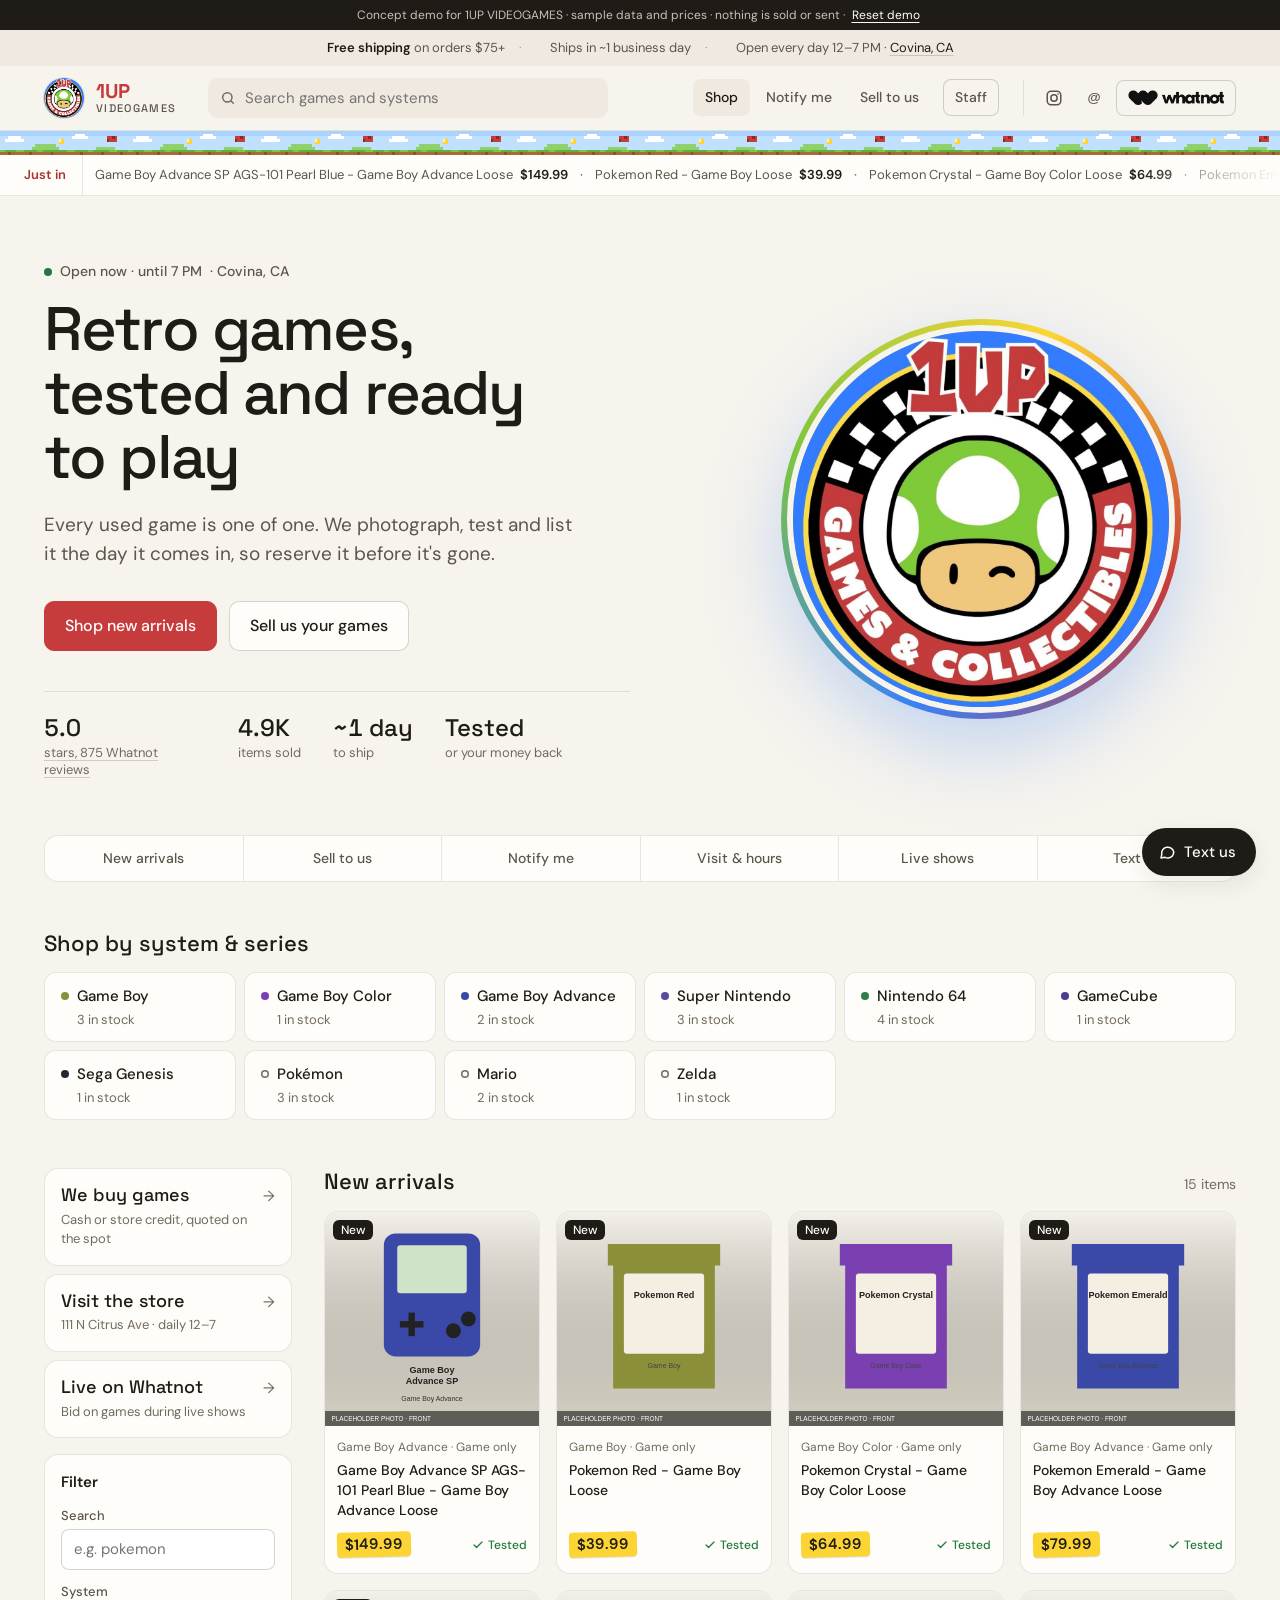
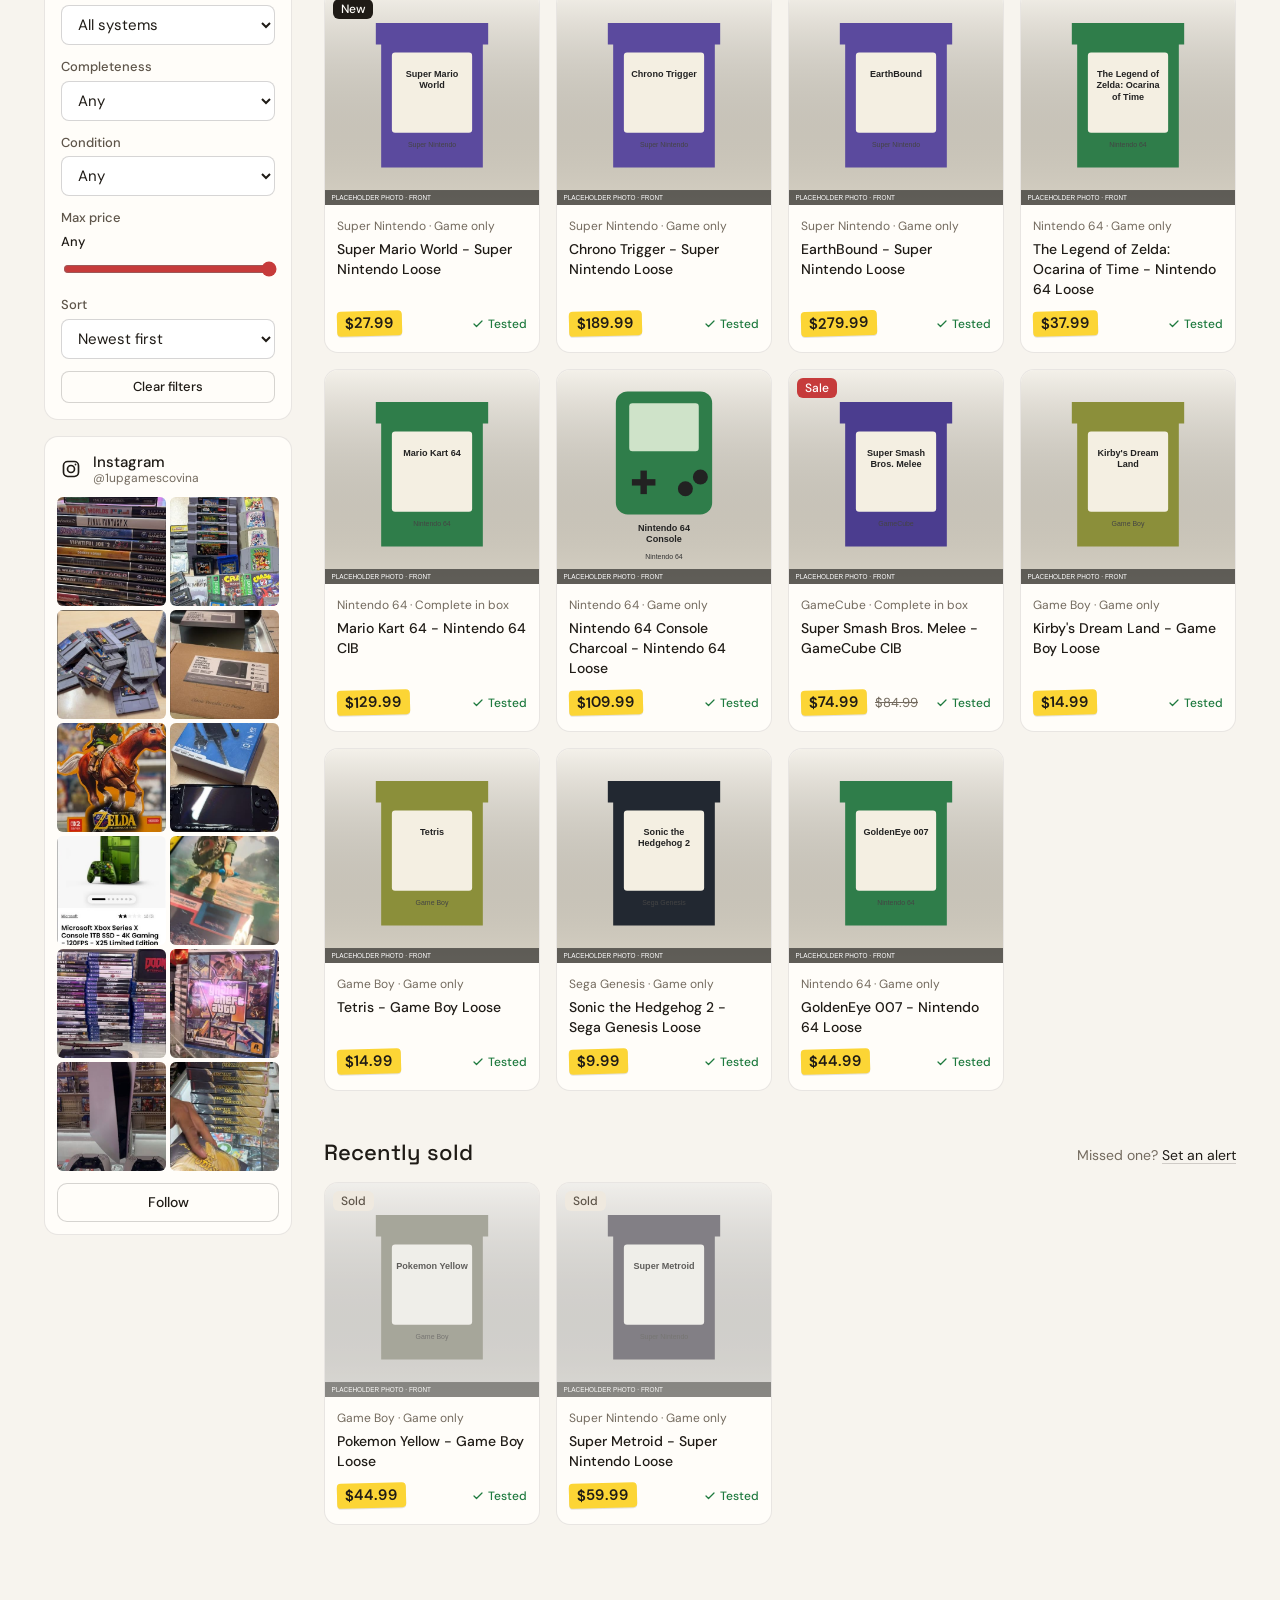
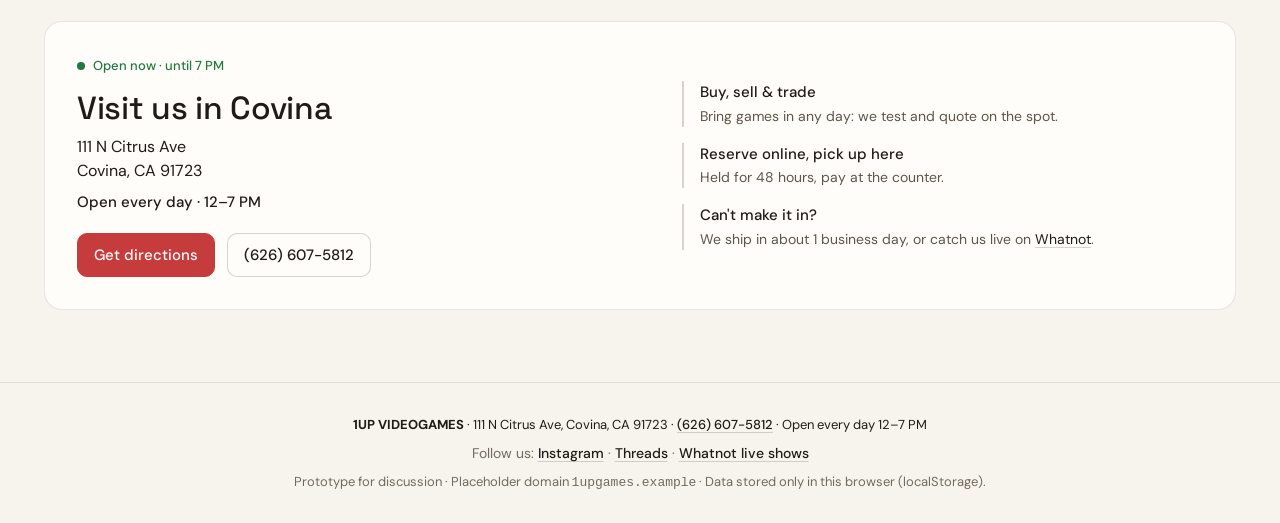
<file: index.html>
<!doctype html>
<html lang="en">
<head>
<meta charset="utf-8">
<meta name="viewport" content="width=device-width, initial-scale=1, viewport-fit=cover">
<meta name="theme-color" content="#f7f4ee">
<title>1UP Photo-to-Listing Demo</title>
<link rel="icon" href="img/logo.jpg">
<meta name="robots" content="noindex, nofollow">
<link rel="preconnect" href="https://fonts.googleapis.com">
<link rel="preconnect" href="https://fonts.gstatic.com" crossorigin>
<link rel="stylesheet" href="https://fonts.googleapis.com/css2?family=DM+Sans:opsz,wght@9..40,400;9..40,500;9..40,600&family=Space+Grotesk:wght@500;700&display=swap">
<link rel="stylesheet" href="css/styles.css">
<!-- Local-business details for Google (helps "game store near me" searches on the real site). -->
<script type="application/ld+json">
{
  "@context": "https://schema.org",
  "@type": "Store",
  "name": "1UP VIDEOGAMES",
  "image": "img/logo.jpg",
  "telephone": "+1-626-607-5812",
  "address": { "@type": "PostalAddress", "streetAddress": "111 N Citrus Ave", "addressLocality": "Covina", "addressRegion": "CA", "postalCode": "91723", "addressCountry": "US" },
  "geo": { "@type": "GeoCoordinates", "latitude": 34.086517, "longitude": -117.890457 },
  "openingHoursSpecification": [{ "@type": "OpeningHoursSpecification",
    "dayOfWeek": ["Monday","Tuesday","Wednesday","Thursday","Friday","Saturday","Sunday"], "opens": "12:00", "closes": "19:00" }],
  "sameAs": ["https://www.instagram.com/1upgamescovina/", "https://www.threads.com/@1upgamescovina", "https://www.whatnot.com/user/1up_sharkz", "https://www.yelp.com/biz/1up-videogames-covina"]
}
</script>
</head>
<body>
<div class="demo-banner">Concept demo for 1UP VIDEOGAMES<span class="db-more"> · sample data and prices · nothing is sold or sent</span> · <button class="link" data-action="reset">Reset demo</button></div>
<div class="announce" role="note">
  <span><b>Free shipping</b> on orders $75+</span>
  <span class="an-ship">Ships in ~1 business day</span>
  <span class="an-hours">Open every day 12–7 PM · <a href="#visit-h" data-action="scroll-visit">Covina, CA</a></span>
  <span class="an-short">Open daily 12–7</span>
</div>
<header class="top">
  <div class="top-inner">
    <a class="logo" href="#/" aria-label="1UP VIDEOGAMES home"><img src="img/logo.jpg" alt="" width="44" height="44"><span class="logo-txt"><b>1UP</b><span class="logo-sub">VIDEOGAMES</span></span></a>
    <form class="top-search" id="top-search" role="search">
      <svg viewBox="0 0 24 24" fill="none" stroke="currentColor" stroke-width="2.2" stroke-linecap="round" aria-hidden="true"><circle cx="11" cy="11" r="7"/><path d="m20 20-3.5-3.5"/></svg>
      <input type="search" id="top-q" placeholder="Search games and systems" aria-label="Search the shop" autocomplete="off">
    </form>
    <nav class="nav" aria-label="Main">
      <a href="#/" data-page="shop">Shop</a>
      <a href="#/wishlist" data-page="wishlist">Notify me</a>
      <a href="#/trade" data-page="trade">Sell to us</a>
      <a href="#/staff" data-page="staff" class="staff-link">Staff</a>
    </nav>
    <div class="socials" aria-label="Follow 1UP">
      <a class="soc" href="https://www.instagram.com/1upgamescovina/" target="_blank" rel="noopener" aria-label="Instagram @1upgamescovina" title="Instagram">
        <svg viewBox="0 0 24 24" fill="none" stroke="currentColor" stroke-width="2" aria-hidden="true"><rect x="3" y="3" width="18" height="18" rx="5"/><circle cx="12" cy="12" r="4.2"/><circle cx="17.4" cy="6.6" r="1.1" fill="currentColor" stroke="none"/></svg></a>
      <a class="soc" href="https://www.threads.com/@1upgamescovina" target="_blank" rel="noopener" aria-label="Threads @1upgamescovina" title="Threads">
        <svg viewBox="0 0 24 24" aria-hidden="true"><text x="12" y="17.5" text-anchor="middle" font-family="Arial, sans-serif" font-weight="700" font-size="18" fill="currentColor">@</text></svg></a>
      <a class="soc soc-live" href="https://www.whatnot.com/user/1up_sharkz/shop" target="_blank" rel="noopener" aria-label="Watch live on Whatnot (1up_sharkz)" title="Live shows on Whatnot">
        <span class="wn-logo" aria-hidden="true"></span></a>
    </div>
  </div>
</header>
<div class="pixel-strip" aria-hidden="true"></div>
<div class="marquee" id="marquee" role="region" aria-label="Just in" hidden></div>
<main id="app"></main>
<footer class="foot">
  <div class="foot-store"><b>1UP VIDEOGAMES</b> · 111 N Citrus Ave, Covina, CA 91723 · <a href="tel:+16266075812">(626) 607-5812</a> · Open every day 12–7 PM</div>
  <div class="foot-social">Follow us:
    <a href="https://www.instagram.com/1upgamescovina/" target="_blank" rel="noopener">Instagram</a> ·
    <a href="https://www.threads.com/@1upgamescovina" target="_blank" rel="noopener">Threads</a> ·
    <a href="https://www.whatnot.com/user/1up_sharkz/shop" target="_blank" rel="noopener">Whatnot live shows</a>
  </div>Prototype for discussion · Placeholder domain <code>1upgames.example</code> · Data stored only in this browser (localStorage).</footer>
<div id="modal" class="modal" hidden><div class="modal-card" role="dialog" aria-modal="true"><button class="x" data-action="close" aria-label="Close">×</button><div id="modal-body"></div></div></div>
<div id="toasts" aria-live="polite"></div>
<!-- Floating contact button (like a store chat button): text, DM or call the shop -->
<div class="contact-fab" id="contact-fab">
  <div class="fab-menu" id="fab-menu" hidden>
    <p class="fab-title">Ask us anything<br><small>“Do you have ___?” We usually reply during store hours.</small></p>
    <a class="fab-opt" href="sms:+16266075812?&amp;body=Hi%201UP!%20Do%20you%20have%20" data-fab-close>Text (626) 607-5812</a>
    <a class="fab-opt" href="https://ig.me/m/1upgamescovina" target="_blank" rel="noopener" data-fab-close>DM us on Instagram</a>
    <a class="fab-opt" href="tel:+16266075812" data-fab-close>Call the store</a>
  </div>
  <button class="fab-btn" id="fab-btn" aria-expanded="false" aria-controls="fab-menu"><span class="fab-ico"><svg viewBox="0 0 24 24" fill="none" stroke="currentColor" stroke-width="2" stroke-linecap="round" stroke-linejoin="round" aria-hidden="true"><path d="M21 12a8 8 0 0 1-11.6 7.1L4 20l1-4.6A8 8 0 1 1 21 12z"/></svg></span><span class="fab-label">Text us</span></button>
</div>
<script src="js/catalog.js"></script>
<script src="js/ai.js"></script>
<script src="js/fx.js"></script>
<script src="js/staff.js"></script>
<script src="js/app.js"></script>
</body>
</html>
</file>
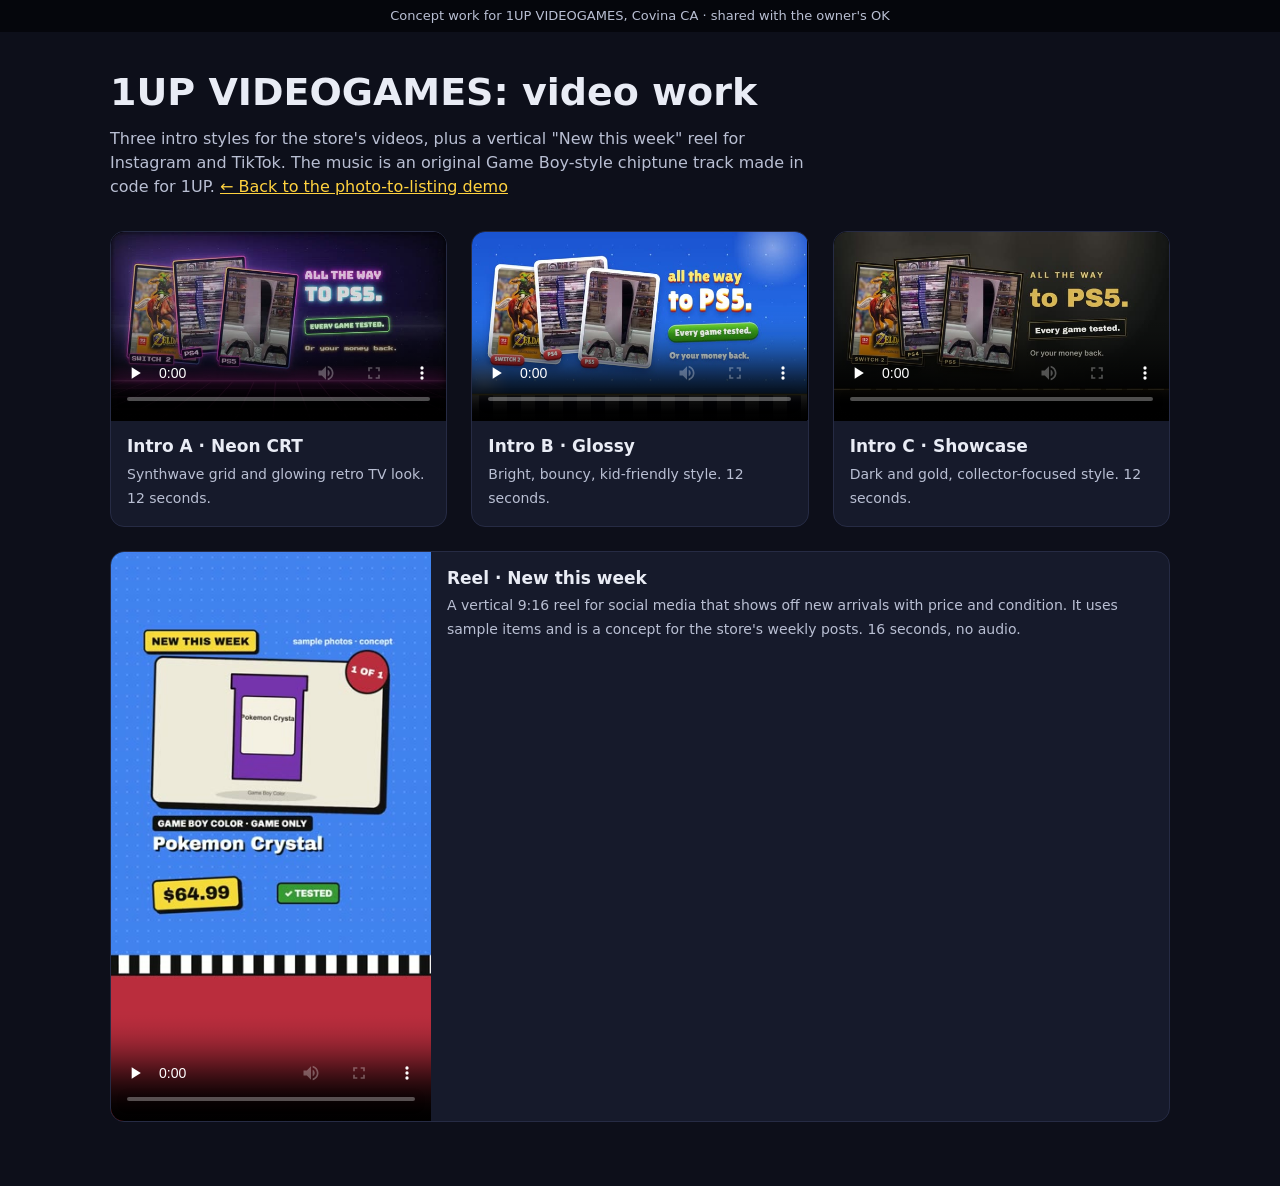
<file: videos.html>
<!doctype html>
<html lang="en">
<head>
<meta charset="utf-8">
<meta name="viewport" content="width=device-width, initial-scale=1">
<meta name="robots" content="noindex, nofollow">
<title>1UP Video Work · Jacob Valdez</title>
<link rel="icon" href="img/logo.jpg">
<style>
  :root { color-scheme: dark; }
  * { box-sizing: border-box; }
  body { margin: 0; font-family: system-ui, -apple-system, "Segoe UI", sans-serif; background: #0d0f1a; color: #e9ecf5; line-height: 1.5; }
  .banner { background: #05060c; color: #b9bfd3; font-size: 13px; text-align: center; padding: 6px 12px; }
  main { max-width: 1100px; margin: 0 auto; padding: 32px 20px 64px; }
  h1 { font-size: clamp(26px, 4vw, 38px); margin: 0 0 6px; }
  .lead { color: #b9bfd3; margin: 0 0 32px; max-width: 70ch; }
  .grid { display: grid; grid-template-columns: repeat(auto-fit, minmax(300px, 1fr)); gap: 24px; }
  figure { margin: 0; background: #161a2b; border: 1px solid #262b44; border-radius: 14px; overflow: hidden; }
  video { display: block; width: 100%; background: #000; }
  .tall { grid-column: 1 / -1; display: grid; grid-template-columns: minmax(220px, 320px) 1fr; }
  .tall video { height: 100%; object-fit: contain; }
  figcaption { padding: 14px 16px 16px; }
  figcaption b { display: block; font-size: 17px; margin-bottom: 2px; }
  figcaption span { color: #b9bfd3; font-size: 14px; }
  a { color: #ffd23f; }
  @media (max-width: 640px) { .tall { grid-template-columns: 1fr; } }
</style>
</head>
<body>
<div class="banner">Concept work for 1UP VIDEOGAMES, Covina CA · shared with the owner's OK</div>
<main>
  <h1>1UP VIDEOGAMES: video work</h1>
  <p class="lead">Three intro styles for the store's videos, plus a vertical "New this week" reel for Instagram and TikTok.
    The music is an original Game Boy-style chiptune track made in code for 1UP.
    <a href="./">← Back to the photo-to-listing demo</a></p>

  <div class="grid">
    <figure>
      <video controls preload="none" playsinline poster="videos/intro-neon-crt.jpg" src="videos/intro-neon-crt.mp4"></video>
      <figcaption><b>Intro A · Neon CRT</b><span>Synthwave grid and glowing retro TV look. 12 seconds.</span></figcaption>
    </figure>
    <figure>
      <video controls preload="none" playsinline poster="videos/intro-glossy.jpg" src="videos/intro-glossy.mp4"></video>
      <figcaption><b>Intro B · Glossy</b><span>Bright, bouncy, kid-friendly style. 12 seconds.</span></figcaption>
    </figure>
    <figure>
      <video controls preload="none" playsinline poster="videos/intro-showcase.jpg" src="videos/intro-showcase.mp4"></video>
      <figcaption><b>Intro C · Showcase</b><span>Dark and gold, collector-focused style. 12 seconds.</span></figcaption>
    </figure>
    <figure class="tall">
      <video controls preload="none" playsinline poster="videos/reel-new-this-week.jpg" src="videos/reel-new-this-week.mp4"></video>
      <figcaption><b>Reel · New this week</b><span>A vertical 9:16 reel for social media that shows off new arrivals with price and condition. It uses sample items and is a concept for the store's weekly posts. 16 seconds, no audio.</span></figcaption>
    </figure>
  </div>
</main>
</body>
</html>
</file>
<file: css/styles.css>
/* 1UP VIDEOGAMES demo — "the shop counter"
   Warm paper neutrals, the logo's 1UP red as the one accent, and the logo's yellow
   kept for one thing only: the price sticker. Interface in DM Sans, big headlines in
   Space Grotesk. Spacing on a 4px grid, one easing curve.
   Redesigned with unslop by Damir Sokolovsky (@heydamir), CC BY 4.0. */

:root {
  /* neutral ramp, tinted warm (paper, cardboard) */
  --bg: #f7f4ee; --panel: #fffdf9; --raised: #efe9df; --sunk: #faf7f1;
  --line: rgba(31, 27, 22, .10); --line-2: rgba(31, 27, 22, .18);
  --ink: #1f1b16; --ink-2: #5e554a; --muted: #736a5e;
  /* brand */
  --red: #c63b3b; --red-d: #a83232; --sticker: #fcd535;
  --green: #1f7a3f; --green-bg: #e7f0e4; --warn-bg: #fbf1de; --warn-line: #ead7ae;
  /* kept for older references */
  --yellow: var(--sticker); --blue: var(--ink); --sky: var(--ink-2); --lime: #7dc63f; --tan: #f0c27f;
  /* shape, depth, motion */
  --radius: 14px; --r-ctl: 10px; --r-sm: 6px;
  --shadow: 0 1px 2px rgba(31, 27, 22, .05);
  --shadow-float: 0 8px 24px rgba(31, 27, 22, .08);
  --ease: cubic-bezier(.22, 1, .36, 1);
  --display: "Space Grotesk", "DM Sans", system-ui, sans-serif;
}
* { box-sizing: border-box; }
html { -webkit-text-size-adjust: 100%; }
body { margin: 0; background: var(--bg); color: var(--ink);
  font: 400 15px/1.5 "DM Sans", system-ui, -apple-system, "Segoe UI", sans-serif; font-optical-sizing: auto; }
a { color: var(--ink); text-underline-offset: 3px; text-decoration-color: var(--line-2); transition: color .15s var(--ease), text-decoration-color .15s var(--ease); }
a:hover { color: var(--red-d); text-decoration-color: currentColor; }
h1, h2, h3 { font-weight: 500; }
h1 { font-family: var(--display); font-size: 32px; line-height: 1.15; letter-spacing: -.01em; margin: 4px 0 12px; }
h2 { font-family: var(--display); font-size: 22px; line-height: 1.2; margin: 0 0 12px; }
h3 { font-size: 15px; font-weight: 600; margin: 24px 0 8px; }
.muted { color: var(--muted); } .small { font-size: 13px; }
:focus-visible { outline: 2px solid rgba(198, 59, 59, .45); outline-offset: 2px; }

/* ---------- Strips above the header ---------- */
.demo-banner { background: var(--ink); color: #c9c1b4; font-size: 12px; text-align: center; padding: 6px 16px; }
.demo-banner .link { color: #fffdf9; }
.announce { display: flex; justify-content: center; gap: 8px 28px; flex-wrap: wrap; padding: 8px 16px; background: var(--raised); color: var(--ink-2); font-size: 13px; }
.announce b { color: var(--ink); font-weight: 600; }
.announce a { color: var(--ink); }
.announce span + span::before { content: "·"; margin-right: 28px; margin-left: -14px; opacity: .5; }
.an-short { display: none; }

/* ---------- Header ---------- */
.top { position: sticky; top: 0; z-index: 20; background: var(--bg); border-bottom: 1px solid var(--line); }
.top-inner { max-width: 1240px; margin: 0 auto; display: flex; align-items: center; gap: 24px; padding: 12px 24px; }
.logo { display: flex; align-items: center; gap: 12px; color: var(--ink); text-decoration: none; flex: none; }
.logo:hover { color: var(--ink); }
.logo img { width: 40px; height: 40px; border-radius: 50%; box-shadow: 0 0 0 1px var(--line); }
.logo-txt { display: flex; flex-direction: column; line-height: 1; gap: 2px; }
.logo-txt b { font-family: var(--display); font-size: 20px; font-weight: 700; color: var(--red); }
.logo-txt .logo-sub { font-family: var(--display); font-weight: 500; letter-spacing: .12em; font-size: 11px; color: var(--ink-2); }
.top-search { flex: 1; max-width: 400px; position: relative; margin: 0 auto 0 8px; }
.top-search svg { position: absolute; left: 12px; top: 50%; transform: translateY(-50%); width: 16px; height: 16px; color: var(--muted); pointer-events: none; }
.top-search input { border-radius: var(--r-ctl); padding-left: 36px; background: var(--raised); border: 1px solid transparent; min-height: 40px; }
.top-search input:focus { background: var(--panel); border-color: var(--line-2); }
.nav { display: flex; gap: 4px; align-items: center; margin-left: auto; }
.nav a { color: var(--ink-2); text-decoration: none; padding: 8px 12px; border-radius: 8px; font-weight: 500; font-size: 14px;
  transition: background-color .15s var(--ease), color .15s var(--ease); }
.nav a:hover { background: var(--raised); color: var(--ink); }
.nav a.on { background: var(--raised); color: var(--ink); }
.nav .staff-link { margin-left: 8px; box-shadow: inset 0 0 0 1px var(--line-2); }
.nav .staff-link.on { background: var(--ink); color: #fffdf9; box-shadow: none; }
.socials { display: flex; align-items: center; gap: 4px; padding-left: 12px; border-left: 1px solid var(--line); flex: none; }
.soc { display: inline-flex; align-items: center; justify-content: center; gap: 8px; height: 36px; min-width: 36px; padding: 0 8px; border-radius: 8px;
  color: var(--ink-2); text-decoration: none; font-weight: 500; font-size: 13px; transition: background-color .15s var(--ease), color .15s var(--ease); }
.soc svg { width: 18px; height: 18px; }
.soc:hover { background: var(--raised); color: var(--ink); }
.soc-live { box-shadow: inset 0 0 0 1px var(--line-2); padding: 0 12px; }
.wn-logo { display: inline-block; width: 96px; height: 15px; flex: none; background: url(../img/whatnot-logo.png) no-repeat left center / auto 100%; }

/* Pixel strip and "Just in" row: static, no looping */
.pixel-strip { height: 24px; background: url(../img/pixel-strip.svg) repeat-x left bottom / auto 100%; image-rendering: pixelated; animation: strip-scroll 40s linear infinite; }
@keyframes strip-scroll { to { background-position: -128px bottom; } }
.marquee { display: flex; align-items: stretch; background: var(--panel); border-bottom: 1px solid var(--line); overflow: hidden; }
.mq-label { flex: none; display: flex; align-items: center; padding: 0 16px 0 24px; color: var(--red-d); font-size: 13px; font-weight: 600; border-right: 1px solid var(--line); }
.mq-window { flex: 1; overflow: hidden; -webkit-mask-image: linear-gradient(90deg, #000 88%, transparent); mask-image: linear-gradient(90deg, #000 88%, transparent); }
.mq-window::-webkit-scrollbar { display: none; }
.mq-track { display: flex; width: max-content; animation: mq-scroll var(--mq-dur, 40s) linear infinite; }
.marquee:hover .mq-track, .marquee:focus-within .mq-track { animation-play-state: paused; }
@keyframes mq-scroll { to { transform: translateX(-50%); } }
.mq-run { display: flex; align-items: center; padding-left: 12px; }
.mq-item { color: var(--ink-2); text-decoration: none; font-size: 13px; padding: 10px 0; white-space: nowrap; }
.mq-item b { color: var(--ink); font-weight: 600; margin-left: 4px; font-variant-numeric: tabular-nums; }
.mq-item:hover { color: var(--ink); text-decoration: underline; }
.mq-star { color: var(--muted); padding: 0 12px; }

main { max-width: 1240px; margin: 0 auto; padding: 0 24px 24px; min-height: 70vh; }
.foot { text-align: center; color: var(--muted); font-size: 13px; padding: 32px 24px; border-top: 1px solid var(--line); margin-top: 48px; }
.foot-store { margin-bottom: 8px; color: var(--ink); }
.foot-social { margin-bottom: 8px; font-size: 14px; }
.foot-social a, .foot-store a { font-weight: 500; }

/* ---------- Controls ---------- */
.btn { display: inline-flex; align-items: center; justify-content: center; gap: 8px; border: 1px solid var(--line-2); background: var(--panel); color: var(--ink);
  padding: 8px 16px; border-radius: var(--r-ctl); font: inherit; font-size: 15px; font-weight: 500; cursor: pointer; text-decoration: none; min-height: 44px;
  transition: background-color .15s var(--ease), border-color .15s var(--ease), color .15s var(--ease), transform .12s var(--ease); }
.btn:hover { background: #fff; border-color: rgba(31, 27, 22, .28); color: var(--ink); }
.btn:active { transform: scale(.98); }
.btn.primary { background: var(--red); border-color: var(--red); color: #fff; }
.btn.primary:hover { background: var(--red-d); border-color: var(--red-d); color: #fff; }
.btn:disabled { opacity: .5; cursor: not-allowed; transform: none; }
.btn.small { padding: 4px 12px; min-height: 32px; font-size: 13px; border-radius: 8px; }
.btn.wide { width: 100%; margin-top: 12px; }
.btn.lg { min-height: 48px; padding: 12px 20px; font-size: 16px; }
.btn.ghost { background: var(--panel); }
.link { background: none; border: 0; color: inherit; cursor: pointer; text-decoration: underline; text-underline-offset: 3px; font: inherit; padding: 0 4px; }
.row { display: flex; gap: 8px; flex-wrap: wrap; align-items: center; margin-top: 12px; }
.row.center { justify-content: center; }
.row2 { display: grid; grid-template-columns: 1fr 1fr; gap: 12px; }
.stack { display: grid; gap: 12px; }
label { display: grid; gap: 4px; font-size: 13px; font-weight: 500; color: var(--ink-2); margin-bottom: 12px; }
label.check { display: flex; align-items: center; gap: 8px; }
input, select, textarea { font: inherit; font-size: 15px; font-weight: 400; color: var(--ink); padding: 8px 12px; border: 1px solid var(--line-2); border-radius: 8px; background: #fff; width: 100%; min-height: 40px;
  transition: border-color .15s var(--ease); }
input:focus, select:focus, textarea:focus { border-color: rgba(31, 27, 22, .4); }
input[type=checkbox] { width: 20px; min-height: 20px; accent-color: var(--red); }
input[type=range] { padding: 0; border: 0; accent-color: var(--red); min-height: 24px; }
textarea { resize: vertical; }
output { color: var(--ink); font-variant-numeric: tabular-nums; }

/* ---------- Signature: the price sticker ---------- */
.price { display: inline-block; background: var(--sticker); color: var(--ink); font-weight: 600; font-size: 15px; line-height: 1.4; padding: 2px 8px;
  border-radius: 4px; font-variant-numeric: tabular-nums; transform: rotate(-1.5deg); box-shadow: 0 1px 0 rgba(31, 27, 22, .12); }
.tested { display: inline-flex; align-items: center; gap: 4px; color: var(--green); font-size: 12px; font-weight: 500; }
.tested::before { content: ""; width: 12px; height: 12px; background: currentColor;
  -webkit-mask: url("data:image/svg+xml,%3Csvg xmlns='http://www.w3.org/2000/svg' viewBox='0 0 24 24' fill='none' stroke='black' stroke-width='2.5' stroke-linecap='round' stroke-linejoin='round'%3E%3Cpath d='M20 6 9 17l-5-5'/%3E%3C/svg%3E") center / contain no-repeat;
  mask: url("data:image/svg+xml,%3Csvg xmlns='http://www.w3.org/2000/svg' viewBox='0 0 24 24' fill='none' stroke='black' stroke-width='2.5' stroke-linecap='round' stroke-linejoin='round'%3E%3Cpath d='M20 6 9 17l-5-5'/%3E%3C/svg%3E") center / contain no-repeat; }

/* ---------- Hero ---------- */
.hero { display: grid; grid-template-columns: 1.05fr 1fr; align-items: center; gap: 48px; padding: 64px 0 56px; }
.eyebrow { display: inline-flex; align-items: center; gap: 8px; margin: 0; font-size: 14px; font-weight: 500; color: var(--ink-2); }
.eyebrow .dot { width: 8px; height: 8px; border-radius: 50%; background: var(--green); }
.eyebrow .dot.closed { background: var(--red); }
.hero h1 { font-size: clamp(40px, 4.8vw, 64px); line-height: 1.04; letter-spacing: -.03em; margin: 16px 0 20px; max-width: 13ch; }
.hero-sub { max-width: 34rem; color: var(--ink-2); margin: 0; font-size: 19px; line-height: 1.55; }
.hero-cta { display: flex; gap: 12px; flex-wrap: wrap; margin-top: 32px; }
.hero-stats { display: grid; grid-template-columns: repeat(4, auto); justify-content: start; gap: 8px 32px; margin: 40px 0 0; padding-top: 24px; border-top: 1px solid var(--line); }
.hero-stats div { display: grid; gap: 4px; align-content: start; }
.hero-stats dt { font-family: var(--display); font-size: 24px; font-weight: 500; line-height: 1; font-variant-numeric: tabular-nums; }
.hero-stats dd { margin: 0; font-size: 13px; line-height: 1.35; color: var(--muted); max-width: 18ch; }
.hero-stats a { color: inherit; }

/* Hero visual: the 1UP logo in its rainbow ring, floating */
.hero-art { position: relative; padding-left: 48px; }
.hero-logo { display: grid; place-items: center; padding: 16px 0; }
.ring { width: min(100%, 400px); aspect-ratio: 1; border-radius: 50%; display: grid; place-items: center; padding: 6px;
  background: conic-gradient(from 200deg, #3a82f6, #7dc63f, #fcd535, #c63b3b, #3a82f6);
  box-shadow: 0 30px 80px rgba(58, 130, 246, .28); animation: hero-float 6s ease-in-out infinite; }
.ring img { width: 100%; height: 100%; border-radius: 50%; display: block; border: 6px solid var(--bg); }
@keyframes hero-float { 0%, 100% { transform: translateY(0) rotate(-2deg); } 50% { transform: translateY(-10px) rotate(2deg); } }

/* One entrance on first load */
.hero.intro .hero-copy > * { animation: rise .45s var(--ease) both; }
.hero.intro .hero-copy > :nth-child(2) { animation-delay: .05s; }
.hero.intro .hero-copy > :nth-child(3) { animation-delay: .1s; }
.hero.intro .hero-copy > :nth-child(4) { animation-delay: .15s; }
.hero.intro .hero-copy > :nth-child(5) { animation-delay: .2s; }
.hero.intro .hero-art { animation: rise .5s var(--ease) .15s both; }
@keyframes rise { from { opacity: 0; transform: translateY(8px); } to { opacity: 1; transform: none; } }

/* ---------- Quick links ---------- */
.quick-links { display: flex; margin: 0 0 48px; background: var(--panel); border: 1px solid var(--line); border-radius: var(--radius); overflow: hidden; }
.ql { flex: 1 1 0; padding: 12px; text-align: center; white-space: nowrap; color: var(--ink-2); text-decoration: none; font-weight: 500; font-size: 14px;
  transition: background-color .15s var(--ease), color .15s var(--ease); }
.ql + .ql { border-left: 1px solid var(--line); }
.ql:hover { background: var(--sunk); color: var(--ink); }

/* ---------- Shop by system & series ---------- */
.shop-by { margin: 0 0 48px; }
.shop-by-head { display: flex; align-items: baseline; gap: 12px; margin-bottom: 16px; }
.shop-by-head h2 { margin: 0; }
.tiles { display: grid; grid-template-columns: repeat(auto-fill, minmax(168px, 1fr)); gap: 8px; }
.tile { --tc: var(--ink-2); display: grid; gap: 2px; text-align: left; cursor: pointer; padding: 12px 16px; border-radius: 12px; border: 1px solid var(--line);
  background: var(--panel); color: var(--ink); font: inherit; transition: background-color .15s var(--ease), border-color .15s var(--ease); }
.tile:hover { background: #fff; border-color: var(--line-2); }
.tile.on { border-color: var(--ink); box-shadow: inset 0 0 0 1px var(--ink); }
.tile-name { display: flex; align-items: center; gap: 8px; font-weight: 500; font-size: 15px; }
.tile-name::before { content: ""; width: 8px; height: 8px; border-radius: 50%; background: var(--tc); flex: none; }
.tile-n { font-size: 13px; color: var(--muted); padding-left: 16px; font-variant-numeric: tabular-nums; }
.tile-fr .tile-name::before { background: transparent; box-shadow: inset 0 0 0 1.5px var(--muted); }

/* ---------- Shop layout ---------- */
.shop-layout { display: grid; grid-template-columns: 248px 1fr; gap: 32px; align-items: start; margin-bottom: 48px; }
.side { display: grid; gap: 16px; align-self: start; }
.side-banners { display: grid; gap: 8px; }
.sb { position: relative; display: grid; gap: 4px; padding: 16px 40px 16px 16px; border-radius: var(--radius); text-decoration: none; color: var(--ink);
  background: var(--panel); border: 1px solid var(--line); transition: background-color .15s var(--ease), border-color .15s var(--ease); }
.sb::after { content: "→"; position: absolute; right: 16px; top: 16px; color: var(--muted); transition: transform .15s var(--ease), color .15s var(--ease); }
.sb:hover { background: #fff; border-color: var(--line-2); color: var(--ink); }
.sb:hover::after { transform: translateX(2px); color: var(--red-d); }
.sb-big { font-family: var(--display); font-weight: 500; font-size: 18px; line-height: 1.15; }
.sb-small { font-size: 13px; color: var(--muted); }
.filters { background: var(--panel); border: 1px solid var(--line); border-radius: var(--radius); padding: 16px; }
.filters h3 { margin: 0 0 12px; }
.filters .btn { width: 100%; }
.section-head { display: flex; justify-content: space-between; align-items: baseline; margin: 0 0 16px; gap: 8px; flex-wrap: wrap; }
.section-head h2 { margin: 0; }
.section-head .muted { font-size: 14px; font-variant-numeric: tabular-nums; }
.grid { display: grid; grid-template-columns: repeat(auto-fill, minmax(200px, 1fr)); gap: 16px; margin-bottom: 48px; }

/* Product cards */
.card { position: relative; background: var(--panel); border: 1px solid var(--line); border-radius: var(--radius); overflow: hidden; text-decoration: none; color: inherit;
  display: flex; flex-direction: column; transform: perspective(900px) rotateX(var(--rx, 0deg)) rotateY(var(--ry, 0deg)); will-change: transform;
  transition: transform .35s var(--ease), border-color .15s var(--ease), box-shadow .15s var(--ease); }
.card:hover { color: inherit; border-color: var(--line-2); box-shadow: var(--shadow-float); }
/* Card tilt: the card leans toward the mouse and a soft shine follows it (js/fx.js) */
.card::after { content: ""; position: absolute; inset: 0; pointer-events: none; opacity: 0; transition: opacity .3s var(--ease);
  background: radial-gradient(circle at var(--gx, 50%) var(--gy, 50%), rgba(255, 255, 255, .45), transparent 55%); mix-blend-mode: soft-light; }
.card.tilting { transition: transform .06s linear, border-color .15s var(--ease), box-shadow .2s var(--ease); }
.card.tilting::after { opacity: 1; }
.card-img { position: relative; aspect-ratio: 1; background: var(--raised); }
.card-img img { width: 100%; height: 100%; object-fit: cover; display: block; }
.card.sold .card-img img { filter: grayscale(.85); opacity: .7; }
.card-body { padding: 12px 12px 16px; display: flex; flex-direction: column; gap: 4px; flex: 1; }
.card-sys { font-size: 12px; color: var(--muted); }
.card-title { font-weight: 500; font-size: 14px; line-height: 20px; flex: 1; }
.card-foot { display: flex; justify-content: space-between; align-items: center; margin-top: 8px; }
.pill { position: absolute; top: 8px; left: 8px; font-size: 12px; font-weight: 500; line-height: 16px; padding: 2px 8px; border-radius: var(--r-sm); }
.pill.new { background: var(--ink); color: #fffdf9; }
.pill.hold { background: var(--panel); color: var(--ink); box-shadow: inset 0 0 0 1px var(--line-2); }
.pill.soldp { background: var(--raised); color: var(--ink-2); }
.pill.instock { background: var(--green-bg); color: var(--green); }
.big-price .pill { position: static; vertical-align: middle; margin-left: 8px; }
.empty { background: var(--panel); border: 1px dashed var(--line-2); border-radius: var(--radius); padding: 24px; text-align: center; color: var(--muted); grid-column: 1 / -1; }

/* "Can't find it?" request box */
.request-box { background: var(--panel); border: 1px solid var(--line-2); border-radius: var(--radius); padding: 20px; margin-bottom: 24px; }
.request-box h3 { margin: 0 0 4px; font-family: var(--display); font-size: 18px; font-weight: 500; }
.request-box.done { background: var(--green-bg); border-color: rgba(31, 122, 63, .25); }
.req-grid { display: grid; grid-template-columns: 2fr 1fr 1fr; gap: 0 12px; align-items: end; margin-top: 12px; }
.req-grid label:first-child { grid-column: 1 / -1; }
.req-grid .btn { margin-bottom: 12px; }
.request-slim { display: flex; gap: 12px; align-items: center; flex-wrap: wrap; margin: -24px 0 32px; color: var(--muted); }

/* Instagram: sidebar on desktop, a row near the bottom on smaller screens */
.ig-glyph { width: 20px; height: 20px; display: inline-grid; place-items: center; color: var(--ink); }
.ig-glyph svg { width: 20px; height: 20px; }
.btn.ig-follow { background: var(--panel); }
.ig-side { background: var(--panel); border: 1px solid var(--line); border-radius: var(--radius); padding: 12px; }
.ig-side-head { display: flex; align-items: center; gap: 12px; text-decoration: none; color: var(--ink); margin: 4px 4px 12px; }
.ig-side-head span:last-child { display: grid; line-height: 1.2; }
.ig-side-head b { font-weight: 500; }
.ig-side-head small { color: var(--muted); font-size: 12px; }
.ig-side-grid { display: grid; grid-template-columns: 1fr 1fr; gap: 4px; }
.ig-side-grid a { display: block; aspect-ratio: 1; overflow: hidden; border-radius: 6px; background: var(--raised); }
.ig-side-grid img { width: 100%; height: 100%; object-fit: cover; display: block; transition: opacity .15s var(--ease); }
.ig-side-grid a:hover img { opacity: .85; }
.ig-side-follow { width: 100%; margin-top: 12px; min-height: 36px; font-size: 14px; }
.ig { display: none; margin: 0 0 48px; }
.ig-head { display: flex; align-items: flex-end; justify-content: space-between; gap: 12px; flex-wrap: wrap; margin-bottom: 16px; }
.ig-head h2 { display: flex; align-items: center; gap: 8px; margin: 0; }
.ig-head p { margin: 4px 0 0; }
.ig-grid { display: grid; grid-template-columns: repeat(6, 1fr); gap: 8px; }
.ig-tile { position: relative; aspect-ratio: 1; border-radius: 12px; overflow: hidden; display: block; text-decoration: none; background: var(--raised); }
.ig-tile:nth-child(n+7) { display: none; }
.ig-tile img { width: 100%; height: 100%; object-fit: cover; display: block; transition: opacity .15s var(--ease); }
.ig-tile:hover img { opacity: .85; }
.ig-photo { aspect-ratio: 3 / 4; }
.ig-cap { position: absolute; left: 8px; right: 8px; bottom: 8px; color: #fffdf9; font-size: 12px; font-weight: 500; background: rgba(31, 27, 22, .7); padding: 4px 8px; border-radius: 6px; }
.ig-text { display: flex; flex-direction: column; justify-content: flex-end; padding: 16px; background: var(--raised) !important; color: var(--ink); }
.ig-t { font-family: var(--display); font-weight: 500; font-size: 18px; line-height: 1.1; }
.ig-s { font-size: 13px; color: var(--ink-2); margin-top: 4px; }
.ig-play { position: absolute; top: 8px; right: 8px; z-index: 1; width: 24px; height: 24px; border-radius: 6px; display: grid; place-items: center; background: rgba(31, 27, 22, .55); color: #fff; font-size: 11px; }
.ig-note { margin: 8px 0 0; font-size: 12px; color: var(--muted); }

/* Visit us */
.visit { display: grid; grid-template-columns: 1.1fr 1fr; gap: 32px; margin: 0; padding: 32px; border-radius: 18px; background: var(--panel); border: 1px solid var(--line); }
.visit h2 { font-size: 32px; letter-spacing: -.01em; margin: 12px 0 8px; }
.visit address { font-style: normal; font-size: 16px; line-height: 1.5; }
.visit-hours { margin: 8px 0 20px; }
.visit-hours b { font-weight: 500; }
.visit-cta { display: flex; gap: 12px; flex-wrap: wrap; }
.visit-status { display: inline-flex; align-items: center; gap: 8px; font-size: 13px; font-weight: 500; }
.visit-status.open { color: var(--green); } .visit-status.closed { color: var(--red-d); }
.visit-status .dot { width: 8px; height: 8px; border-radius: 50%; background: currentColor; }
.visit-list { list-style: none; margin: 0; padding: 0; display: grid; gap: 16px; align-content: center; }
.visit-list li { display: grid; gap: 2px; padding-left: 16px; border-left: 2px solid var(--line-2); }
.visit-list b { font-weight: 500; }
.visit-list span { color: var(--ink-2); font-size: 14px; }

/* ---------- Product page ---------- */
.back { display: inline-block; margin: 24px 0 16px; text-decoration: none; color: var(--ink-2); font-size: 14px; }
.product { display: grid; grid-template-columns: 1.1fr 1fr; gap: 40px; }
.main-img { background: var(--panel); border: 1px solid var(--line); border-radius: 18px; overflow: hidden; aspect-ratio: 1; }
.main-img img { width: 100%; height: 100%; object-fit: contain; display: block; }
.thumbs { display: flex; gap: 8px; margin-top: 12px; flex-wrap: wrap; }
.tbtn { width: 64px; height: 64px; padding: 0; border: 2px solid transparent; border-radius: 10px; overflow: hidden; cursor: pointer; background: var(--panel); transition: border-color .15s var(--ease); }
.tbtn.on { border-color: var(--ink); }
.tbtn img { width: 100%; height: 100%; object-fit: cover; }
.big-price { margin: 4px 0 16px; }
.big-price .price { font-size: 24px; padding: 4px 12px; }
.guarantee { background: var(--green-bg); border-radius: var(--r-ctl); padding: 12px 16px; font-size: 14px; color: var(--ink-2); }
.guarantee strong { color: var(--ink); font-weight: 600; }
.specs { width: 100%; border-collapse: separate; border-spacing: 0; background: var(--panel); border: 1px solid var(--line); border-radius: 12px; overflow: hidden; }
.specs th, .specs td { text-align: left; padding: 8px 12px; border-bottom: 1px solid var(--line); font-size: 14px; vertical-align: top; }
.specs tr:last-child th, .specs tr:last-child td { border-bottom: 0; }
.specs th { width: 42%; color: var(--muted); font-weight: 500; }
.staff-tools { margin-top: 24px; font-size: 14px; }
.staff-tools summary { cursor: pointer; color: var(--ink-2); }

/* ---------- Staff, wishlist, trade-in ---------- */
.panel { background: var(--panel); border: 1px solid var(--line); border-radius: 16px; padding: 24px; margin-bottom: 24px; }
.panel.narrow { max-width: 560px; margin: 0 auto 24px; }
.staff-head p { margin-top: 0; }
.steps { display: flex; gap: 8px; margin-bottom: 16px; flex-wrap: wrap; }
.steps span { padding: 4px 12px; border-radius: var(--r-sm); background: var(--raised); font-size: 13px; font-weight: 500; color: var(--muted); }
.steps .on { background: var(--ink); color: #fffdf9; } .steps .done { background: var(--green-bg); color: var(--green); }
.drop { border: 1px dashed var(--line-2); border-radius: 12px; padding: 24px 16px; text-align: center; background: var(--sunk); transition: border-color .15s var(--ease), background-color .15s var(--ease); }
.drop.over { border-color: var(--red); background: #fbefed; }
.drop p { margin: 0 0 8px; }
.photo-strip { display: flex; gap: 8px; flex-wrap: wrap; margin: 12px 0; }
.thumb { position: relative; width: 84px; height: 84px; border-radius: 8px; overflow: hidden; background: var(--raised); }
.photo-strip.small .thumb { width: 64px; height: 64px; }
.thumb img { width: 100%; height: 100%; object-fit: cover; }
.thumb .x { position: absolute; top: 4px; right: 4px; width: 24px; height: 24px; border-radius: 50%; border: 0; background: rgba(31, 27, 22, .7); color: #fff; cursor: pointer; line-height: 1; }
.thumb .cover { position: absolute; left: 0; bottom: 0; right: 0; background: rgba(31, 27, 22, .65); color: #fff; font-size: 11px; text-align: center; }
.hint { margin-top: 8px; }
.demo-box { background: var(--sunk); border: 1px solid var(--line); border-radius: var(--r-ctl); padding: 12px; margin: 12px 0; }
.demo-box summary { cursor: pointer; font-weight: 500; }
.demo-box select { width: auto; flex: 1; min-width: 160px; }
.ai-note { background: var(--sunk); border: 1px solid var(--line); border-radius: var(--r-ctl); padding: 8px 12px; font-size: 14px; margin-bottom: 16px; }
.ai-note.low { background: var(--warn-bg); border-color: var(--warn-line); }
.draft-grid { display: grid; grid-template-columns: 1fr 1.2fr; gap: 24px; }
.spec-grid { display: grid; grid-template-columns: repeat(auto-fill, minmax(200px, 1fr)); gap: 0 12px; background: var(--sunk); border: 1px solid var(--line); border-radius: var(--r-ctl); padding: 12px; }
.market { margin-top: -4px; }
.sticky-actions { position: sticky; bottom: 0; background: var(--panel); padding: 12px 0 4px; }
.inv { display: grid; gap: 8px; }
.inv-row { display: grid; grid-template-columns: 52px 1fr auto; gap: 12px; align-items: center; border-bottom: 1px solid var(--line); padding-bottom: 8px; }
.inv-row img { width: 52px; height: 52px; object-fit: cover; border-radius: 6px; }
.inv-t a { font-weight: 500; text-decoration: none; }
.inv-a { display: flex; gap: 8px; flex-wrap: wrap; justify-content: flex-end; }
.two-col { display: grid; grid-template-columns: 1fr 1fr; gap: 24px; align-items: start; margin-top: 32px; }
.list { list-style: none; padding: 0; margin: 0; }
.list li { padding: 8px 0; border-bottom: 1px solid var(--line); }
.msg { border: 1px solid var(--line); border-radius: var(--r-ctl); margin: 12px 0; overflow: hidden; }
.msg-h { font-size: 12px; font-weight: 500; color: var(--ink-2); padding: 8px 12px; background: var(--sunk); border-bottom: 1px solid var(--line); }
.msg pre { white-space: pre-wrap; font: 14px/1.5 "DM Sans", system-ui, sans-serif; margin: 0; padding: 12px; }
.notify-hit { background: var(--warn-bg); border: 1px solid var(--warn-line); border-radius: var(--r-ctl); padding: 12px; margin: 12px 0; }
.ok { background: var(--green-bg); border-radius: var(--r-ctl); padding: 12px; margin-top: 0; }
.want-row { display: grid; grid-template-columns: 1fr auto; gap: 2px 12px; border-bottom: 1px solid var(--line); padding-bottom: 8px; }
.want-row .muted { grid-column: 1; }
.want-n { grid-column: 2; grid-row: 1 / span 2; align-self: center; color: var(--ink-2); font-weight: 500; font-size: 13px; font-variant-numeric: tabular-nums; }

/* Trade-in quote */
.quote .q-box { display: grid; grid-template-columns: 1fr 1fr; gap: 12px; margin: 16px 0; }
.q-box > div { display: grid; text-align: center; border-radius: var(--radius); padding: 16px; background: var(--panel); border: 1px solid var(--line); }
.q-box span { color: var(--muted); font-size: 13px; font-weight: 500; }
.q-box .best { background: var(--green-bg); border-color: rgba(31, 122, 63, .25); }
.q-box small { justify-self: center; margin-top: 4px; color: var(--green); font-size: 13px; font-weight: 500; }
.wheel { display: inline-flex; align-items: center; margin: 4px auto 0; font-family: var(--display); font-weight: 500; font-size: 40px; line-height: 1; letter-spacing: -.02em; font-variant-numeric: tabular-nums; color: var(--ink); }
.q-box .best .wheel { color: var(--green); }
.q-box .wheel span { color: inherit; font-size: inherit; font-weight: inherit; }
.wd { display: inline-block; height: 1em; overflow: hidden; }
.wd-strip { display: flex; flex-direction: column; transition: transform .7s var(--ease); }
.wd-strip span { height: 1em; display: block; }

/* Price check (PriceCharting, eBay sold) */
.pc-box { border: 1px solid var(--line-2); border-radius: 12px; padding: 12px; margin: 4px 0 12px; background: var(--sunk); }
.pc-title { margin-bottom: 8px; }
.pc-cols { display: grid; grid-template-columns: repeat(3, 1fr); gap: 8px; }
.pc-cols > div { display: grid; background: var(--panel); border: 1px solid var(--line); border-radius: 8px; padding: 8px; }
.pc-cols span { font-size: 12px; color: var(--muted); font-weight: 500; }
.pc-cols b { font-size: 16px; font-weight: 600; font-variant-numeric: tabular-nums; }
.pc-cols small { font-size: 12px; color: var(--muted); }
.pc-foot { display: flex; justify-content: space-between; align-items: center; gap: 8px; flex-wrap: wrap; margin-top: 8px; }
.pc-box p { margin: 8px 0 0; }
.diff { font-weight: 500; font-size: 13px; padding: 2px 8px; border-radius: var(--r-sm); white-space: nowrap; }
.diff.ok { background: var(--green-bg); color: var(--green); } .diff.hi { background: #fbe9e7; color: var(--red-d); } .diff.lo { background: var(--warn-bg); color: #7a4f0e; }
.pc-form { display: grid; grid-template-columns: 2fr 1fr auto; gap: 8px; }
.price-links { display: inline-flex; gap: 8px; flex-wrap: wrap; }

/* ---------- Overlays ---------- */
.modal { position: fixed; inset: 0; background: rgba(31, 27, 22, .5); display: flex; align-items: flex-start; justify-content: center; padding: 32px 16px; z-index: 50; overflow-y: auto; }
.modal[hidden] { display: none; }
.modal-card { background: var(--panel); border-radius: 18px; padding: 24px; max-width: 620px; width: 100%; position: relative; box-shadow: var(--shadow-float); }
.modal-card > .x { position: absolute; top: 12px; right: 12px; border: 0; background: var(--raised); color: var(--ink-2); width: 32px; height: 32px; border-radius: 8px; font-size: 20px; cursor: pointer; }
.caption-preview { display: grid; grid-template-columns: 112px 1fr; gap: 12px; }
.caption-preview img { width: 112px; height: 112px; object-fit: cover; border-radius: 8px; }
#toasts { position: fixed; bottom: 16px; left: 50%; transform: translateX(-50%); display: grid; gap: 8px; z-index: 60; width: min(92vw, 460px); }
.toast { background: var(--ink); color: #fffdf9; padding: 12px 16px; border-radius: var(--r-ctl); box-shadow: var(--shadow-float); font-size: 14px; animation: rise .3s var(--ease) both; }
.toast a { color: #fffdf9; } .toast.warn { background: #6b4210; }

/* 1UP pop when something is reserved or saved: the one playful moment */
.oneup-fx { position: fixed; z-index: 80; width: 0; height: 0; pointer-events: none; }
.oneup-text { position: absolute; left: 0; top: 0; transform: translate(-50%, -50%); font-family: var(--display); font-weight: 700;
  font-size: 36px; color: var(--lime); -webkit-text-stroke: 2px var(--ink); paint-order: stroke fill; text-shadow: 3px 3px 0 var(--ink); white-space: nowrap;
  animation: oneup-rise 1.2s var(--ease) forwards; }
@keyframes oneup-rise {
  0% { transform: translate(-50%, -30%) scale(.6); opacity: 0; }
  20% { transform: translate(-50%, -100%) scale(1); opacity: 1; }
  75% { opacity: 1; }
  100% { transform: translate(-50%, -240%); opacity: 0; }
}
.oneup-fx i { position: absolute; left: -4px; top: -7px; width: 9px; height: 14px; border: 1.5px solid var(--ink); border-radius: 2px;
  animation: confetti-fly 1s var(--ease) forwards; }
@keyframes confetti-fly { to { transform: translate(var(--dx), calc(var(--dy) + 140px)) rotate(var(--rot)); opacity: 0; } }

/* Floating "Text us" button */
.contact-fab { position: fixed; right: 24px; bottom: 24px; z-index: 45; display: grid; justify-items: end; gap: 12px; }
.fab-btn { display: inline-flex; align-items: center; gap: 8px; border: 0; cursor: pointer; font: inherit; font-weight: 500; font-size: 15px; min-height: 48px;
  color: #fffdf9; background: var(--ink); padding: 0 20px 0 16px; border-radius: 24px; box-shadow: var(--shadow-float);
  transition: background-color .15s var(--ease), transform .12s var(--ease); }
.fab-btn:hover { background: #3a332b; }
.fab-btn:active { transform: scale(.97); }
.fab-btn.open { background: #3a332b; }
.fab-ico { display: inline-flex; }
.fab-ico svg { width: 18px; height: 18px; }
.fab-menu { width: 264px; background: var(--panel); border-radius: 16px; padding: 12px; box-shadow: 0 16px 40px rgba(31, 27, 22, .16); border: 1px solid var(--line); animation: rise .2s var(--ease) both; }
.fab-menu[hidden] { display: none; }
.fab-title { margin: 4px 4px 8px; font-weight: 600; }
.fab-title small { font-weight: 400; color: var(--muted); font-size: 13px; }
.fab-opt { display: flex; align-items: center; gap: 12px; padding: 12px; border-radius: 8px; text-decoration: none; color: var(--ink); font-weight: 500; font-size: 14px; transition: background-color .15s var(--ease); }
.fab-opt:hover { background: var(--raised); color: var(--ink); }

/* ---------- Staff tools: tabs, inventory table, trade-in counter ---------- */
.staff-head { display: flex; align-items: center; justify-content: space-between; gap: 16px; flex-wrap: wrap; margin: 32px 0 16px; }
.staff-head h1 { margin: 0; }
.staff-tabs { display: flex; gap: 4px; padding: 4px; background: var(--raised); border-radius: 12px; }
.staff-tabs a { display: inline-flex; align-items: center; gap: 8px; padding: 8px 14px; border-radius: 8px; color: var(--ink-2); text-decoration: none; font-size: 14px; font-weight: 500;
  transition: background-color .15s var(--ease), color .15s var(--ease); }
.staff-tabs a:hover { color: var(--ink); }
.staff-tabs a.on { background: var(--panel); color: var(--ink); box-shadow: var(--shadow); }
.tab-n { min-width: 20px; height: 20px; padding: 0 6px; border-radius: 10px; background: var(--red); color: #fff; font-size: 12px; line-height: 20px; text-align: center; font-variant-numeric: tabular-nums; }
.staff-lede { margin: 0 0 16px; }
.intake-note { display: flex; align-items: center; justify-content: space-between; gap: 12px; flex-wrap: wrap; padding: 12px 16px; margin-bottom: 24px;
  background: var(--warn-bg); border: 1px solid var(--warn-line); border-radius: var(--r-ctl); font-size: 14px; }
.intake-note b { font-weight: 600; }

.inv-top { display: flex; justify-content: space-between; align-items: flex-start; gap: 16px; flex-wrap: wrap; margin-bottom: 16px; }
.inv-top h2 { margin-bottom: 4px; }
.inv-top p { margin: 0; max-width: 60ch; }
.inv-top input { width: 240px; }
.seg { display: flex; flex-wrap: wrap; gap: 4px; margin-bottom: 16px; }
.seg button { font: inherit; font-size: 13px; font-weight: 500; color: var(--ink-2); background: var(--panel); border: 1px solid var(--line-2); border-radius: 8px; padding: 6px 12px; cursor: pointer;
  transition: background-color .15s var(--ease), border-color .15s var(--ease), color .15s var(--ease); }
.seg button span { color: var(--muted); font-variant-numeric: tabular-nums; margin-left: 2px; }
.seg button:hover { border-color: rgba(31, 27, 22, .28); color: var(--ink); }
.seg button.on { background: var(--ink); border-color: var(--ink); color: #fffdf9; }
.seg button.on span { color: #c9c1b4; }
.bulk { display: flex; align-items: center; gap: 8px 12px; flex-wrap: wrap; padding: 8px 12px; margin-bottom: 12px; background: var(--sunk); border: 1px solid var(--line); border-radius: var(--r-ctl); font-size: 14px; }
.bulk[hidden] { display: none; }
.bulk label { display: inline-flex; align-items: center; gap: 8px; margin: 0; font-size: 14px; }
.pct { display: inline-flex; align-items: center; gap: 4px; color: var(--muted); font-size: 13px; }
.pct input { width: 64px; min-height: 32px; padding: 4px 8px; text-align: right; font-variant-numeric: tabular-nums; }

.table-wrap { overflow-x: auto; margin: 0 -4px; padding: 0 4px; }
.inv-table { width: 100%; border-collapse: collapse; font-size: 14px; }
.inv-table th { text-align: left; font-size: 12px; font-weight: 500; color: var(--muted); padding: 8px; border-bottom: 1px solid var(--line-2); white-space: nowrap; }
.inv-table td { padding: 8px; border-bottom: 1px solid var(--line); vertical-align: middle; }
.inv-table tbody tr { transition: background-color .15s var(--ease); }
.inv-table tbody tr:hover, .inv-table tr.sel { background: var(--sunk); }
.inv-table .num { text-align: right; font-variant-numeric: tabular-nums; white-space: nowrap; }
.inv-table .num.warn { color: #9a5b0b; font-weight: 600; }
.inv-table .ck { width: 32px; }
.inv-table .acts { white-space: nowrap; text-align: right; }
.inv-table .acts .btn + .btn { margin-left: 4px; }
.inv-table .it { display: flex; align-items: center; gap: 12px; min-width: 240px; }
.inv-table .it img { width: 44px; height: 44px; border-radius: 6px; object-fit: cover; flex: none; background: var(--raised); }
.inv-table .it a { font-weight: 500; text-decoration: none; }
.inv-table .it a:hover { text-decoration: underline; }
.inv-table .empty { margin: 8px 0; }
.price-in { display: inline-flex; align-items: center; gap: 2px; color: var(--muted); }
.price-in input { width: 84px; min-height: 32px; padding: 4px 8px; text-align: right; font-variant-numeric: tabular-nums; font-weight: 500; }

.trade-grid { display: grid; grid-template-columns: 1fr 320px; gap: 24px; align-items: start; }
.trade-grid .panel { margin-bottom: 24px; }
.tk-add { display: grid; grid-template-columns: minmax(180px, 2fr) minmax(180px, 1.4fr) minmax(120px, 1fr) auto auto; gap: 0 12px; align-items: end; padding: 16px; margin: 4px 0 16px; background: var(--sunk); border: 1px solid var(--line); border-radius: 12px; }
.tk-add label { margin-bottom: 0; }
.tk-add .check { min-height: 40px; }
.tk-name { font-weight: 500; }
.tk-tags { display: flex; gap: 4px; flex-wrap: wrap; margin-top: 4px; }
.tag { font-size: 12px; padding: 2px 8px; border-radius: var(--r-sm); background: var(--raised); color: var(--ink-2); }
.tag.want { background: var(--green-bg); color: var(--green); }
.tk-sum { position: sticky; top: 88px; }
.tk-sum .q-box { grid-template-columns: 1fr; margin: 0 0 12px; }
.tk-sum .q-box > div:not(.best) .wheel { color: var(--ink-2); }
.seg.pay { display: grid; grid-template-columns: 1fr 1fr; }
.rates { margin-top: 16px; padding-top: 12px; border-top: 1px solid var(--line); font-size: 14px; }
.rates summary { cursor: pointer; font-weight: 500; }
.rates-grid { display: grid; grid-template-columns: 1fr 1fr; gap: 0 12px; margin-top: 12px; }
.rates-grid label { margin-bottom: 8px; }
.rates-grid .pct input { width: 100%; }

.pill.sale { background: var(--red); color: #fff; }
.was { color: var(--muted); font-size: 13px; margin-left: 4px; font-variant-numeric: tabular-nums; }
.big-price .was { font-size: 16px; }
.btn.danger { color: var(--red-d); }
.btn.danger:hover { border-color: var(--red); background: #fbefed; color: var(--red-d); }
.row.spread { justify-content: space-between; }
.edit-guide { margin: -4px 0 8px; display: flex; flex-wrap: wrap; gap: 4px 8px; align-items: center; }

@media (max-width: 960px) {
  .trade-grid { grid-template-columns: 1fr; gap: 0; }
  .tk-sum { position: static; }
  .tk-add { grid-template-columns: 1fr 1fr; gap: 0 12px; }
  .tk-add .tk-game { grid-column: 1 / -1; margin-bottom: 12px; }
  .tk-add .btn { margin-top: 12px; }
}
@media (max-width: 640px) {
  .staff-head { margin-top: 24px; }
  .staff-tabs { width: 100%; }
  .staff-tabs a { flex: 1; justify-content: center; padding: 8px 6px; font-size: 13px; text-align: center; }
  .inv-top input { width: 100%; }
}

/* ---------- Customers, store credit, receipts ---------- */
.tk-who { min-height: 20px; margin: -4px 0 16px; font-size: 14px; }
.tk-need { margin: 8px 0 0; }
.credit-chip { display: inline-block; padding: 2px 8px; border-radius: var(--r-sm); background: var(--green-bg); color: var(--green); font-size: 13px; font-weight: 600; font-variant-numeric: tabular-nums; }
.inv-table tr.click { cursor: pointer; }
.cust-grid { display: grid; grid-template-columns: 1.4fr 1fr; gap: 24px; }
.cust-grid .panel h2 { font-size: 28px; margin-bottom: 8px; }
.cust-meta { margin: 0 0 16px; font-size: 15px; }
.cust-bal { display: grid; align-content: start; gap: 4px; background: var(--green-bg); border-color: rgba(31, 122, 63, .2); }
.cust-bal b { font-family: var(--display); font-weight: 500; font-size: 44px; line-height: 1.1; letter-spacing: -.02em; color: var(--green); font-variant-numeric: tabular-nums; }
.cust-bal .row { margin-top: 12px; }
.cust-cols { margin-top: 0; }
.inv-table .amt { font-weight: 500; }
.inv-table .amt.plus { color: var(--green); }
.sell-sum { padding: 12px 16px; border-radius: var(--r-ctl); background: var(--sunk); border: 1px solid var(--line); font-size: 15px; font-variant-numeric: tabular-nums; }
.sell-sum .err { color: var(--red-d); font-weight: 500; }
.receipt h2 { margin: 16px 0 4px; }
.receipt .inv-table tfoot th { border-top: 1px solid var(--line-2); border-bottom: 0; color: var(--ink); font-size: 14px; padding-top: 12px; }
.rc-head { display: grid; gap: 2px; padding-bottom: 12px; border-bottom: 1px dashed var(--line-2); }
.rc-head b { font-family: var(--display); font-size: 18px; color: var(--red); }
.rc-head span { font-size: 13px; color: var(--muted); }
.rc-bal { display: flex; justify-content: space-between; align-items: baseline; margin: 16px 0 4px; padding: 12px 16px; border-radius: var(--r-ctl); background: var(--green-bg); }
.rc-bal b { font-family: var(--display); font-size: 24px; font-weight: 500; color: var(--green); font-variant-numeric: tabular-nums; }
@media (max-width: 760px) { .cust-grid { grid-template-columns: 1fr; gap: 0; } .cust-grid .panel { margin-bottom: 16px; } }
@media (max-width: 640px) { .staff-tabs { display: grid; grid-template-columns: 1fr 1fr; } }
@media print {
  body { background: #fff; padding: 0; }
  body * { visibility: hidden; }
  #modal, #modal * { visibility: visible; }
  #modal { position: absolute; inset: 0; background: none; padding: 0; display: block; }
  .modal-card { box-shadow: none; max-width: none; padding: 0; }
  .modal-card > .x, .no-print { display: none !important; }
}

/* ---------- Tablet ---------- */
@media (min-width: 861px) and (max-width: 1060px) {
  .socials { padding-left: 8px; } .wn-logo { width: 30px; } .soc-live { padding: 0 8px; }
  .top-inner { gap: 16px; }
}
@media (max-width: 1060px) {
  .hero { grid-template-columns: 1fr 1fr; gap: 32px; }
  .hero-art { padding-left: 24px; }
  .hero-stats { grid-template-columns: repeat(2, auto); gap: 16px 40px; }
}
@media (max-width: 860px) {
  .top { position: relative; }
  .top-inner { flex-wrap: wrap; gap: 12px; padding: 12px 16px; }
  .socials { order: 1; border-left: 0; margin-left: auto; padding-left: 0; }
  .nav { order: 2; flex-basis: 100%; margin-left: 0; }
  .top-search { order: 3; flex-basis: 100%; max-width: none; margin: 0; }
  main { padding: 0 16px 16px; }
  .hero { grid-template-columns: 1fr; gap: 32px; padding: 40px 0; }
  .hero-art { padding: 0 0 24px; }
  .ring { width: min(100%, 300px); }
  .shop-layout, .product, .two-col, .draft-grid { grid-template-columns: 1fr; }
  .side { display: block; }
  .side-banners, .ig-side { display: none; }
  .filters { display: grid; grid-template-columns: 1fr 1fr; gap: 0 12px; align-items: end; margin-bottom: 24px; }
  .filters h3, .filters label:first-of-type { grid-column: 1 / -1; }
  .filters .btn { margin-bottom: 12px; }
  .ig { display: block; }
  .ig-grid { grid-template-columns: repeat(3, 1fr); }
  .quick-links { display: grid; grid-template-columns: repeat(3, 1fr); }
  .ql + .ql { border-left: 0; }
  .ql:not(:nth-child(3n+1)) { border-left: 1px solid var(--line); }
  .ql:nth-child(n+4) { border-top: 1px solid var(--line); }
  .visit { grid-template-columns: 1fr; padding: 24px; }
}

/* ---------- Phone ---------- */
@media (max-width: 640px) {
  body { padding-bottom: calc(68px + env(safe-area-inset-bottom)); }
  .demo-banner { font-size: 11px; padding: 4px 12px; }
  .db-more { display: none; }
  .announce { flex-wrap: nowrap; gap: 14px; font-size: 12px; padding: 6px 12px; white-space: nowrap; }
  .announce .an-ship, .announce .an-hours { display: none; }
  .an-short { display: inline; }
  .announce span + span::before { margin-right: 14px; margin-left: -7px; }
  .top-inner { padding: 8px 16px 12px; gap: 8px 12px; }
  .logo img { width: 36px; height: 36px; }
  .logo-txt b { font-size: 18px; }
  .logo-txt .logo-sub { font-size: 10px; }
  .socials { gap: 2px; }
  .soc { height: 36px; min-width: 36px; padding: 0 8px; }
  .wn-logo { width: 30px; }
  .mq-label { padding: 0 12px 0 16px; }

  /* links move to a bottom tab bar with line icons */
  .nav { position: fixed; left: 0; right: 0; bottom: 0; z-index: 40; margin: 0; order: 9; display: grid; grid-template-columns: repeat(4, 1fr); gap: 4px;
    padding: 4px 8px calc(4px + env(safe-area-inset-bottom)); background: var(--panel); border-top: 1px solid var(--line); }
  .nav a, .nav .staff-link { display: flex; flex-direction: column; align-items: center; gap: 2px; margin: 0; padding: 8px 2px; border-radius: 10px;
    font-size: 12px; font-weight: 500; color: var(--muted); box-shadow: none; }
  .nav a::before { content: ""; width: 20px; height: 20px; background: currentColor; -webkit-mask: var(--ico) center / contain no-repeat; mask: var(--ico) center / contain no-repeat; }
  .nav a[data-page="shop"]     { --ico: url("data:image/svg+xml,%3Csvg xmlns='http://www.w3.org/2000/svg' viewBox='0 0 24 24' fill='none' stroke='black' stroke-width='1.5' stroke-linecap='round' stroke-linejoin='round'%3E%3Cpath d='M3 9l1.5-5h15L21 9'/%3E%3Cpath d='M4 9v11h16V9'/%3E%3Cpath d='M9 20v-6h6v6'/%3E%3C/svg%3E"); }
  .nav a[data-page="wishlist"] { --ico: url("data:image/svg+xml,%3Csvg xmlns='http://www.w3.org/2000/svg' viewBox='0 0 24 24' fill='none' stroke='black' stroke-width='1.5' stroke-linecap='round' stroke-linejoin='round'%3E%3Cpath d='M6 8a6 6 0 0 1 12 0c0 7 3 9 3 9H3s3-2 3-9'/%3E%3Cpath d='M10.3 21a1.94 1.94 0 0 0 3.4 0'/%3E%3C/svg%3E"); }
  .nav a[data-page="trade"]    { --ico: url("data:image/svg+xml,%3Csvg xmlns='http://www.w3.org/2000/svg' viewBox='0 0 24 24' fill='none' stroke='black' stroke-width='1.5' stroke-linecap='round' stroke-linejoin='round'%3E%3Cpath d='M17 3l4 4-4 4'/%3E%3Cpath d='M3 7h18'/%3E%3Cpath d='M7 21l-4-4 4-4'/%3E%3Cpath d='M21 17H3'/%3E%3C/svg%3E"); }
  .nav a[data-page="staff"]    { --ico: url("data:image/svg+xml,%3Csvg xmlns='http://www.w3.org/2000/svg' viewBox='0 0 24 24' fill='none' stroke='black' stroke-width='1.5' stroke-linecap='round' stroke-linejoin='round'%3E%3Cpath d='M23 19a2 2 0 0 1-2 2H3a2 2 0 0 1-2-2V8a2 2 0 0 1 2-2h4l2-3h6l2 3h4a2 2 0 0 1 2 2z'/%3E%3Ccircle cx='12' cy='13' r='4'/%3E%3C/svg%3E"); }
  .nav a.on, .nav .staff-link.on { background: var(--raised); color: var(--ink); }

  .hero { padding: 32px 0; gap: 24px; }
  .hero h1 { font-size: 36px; letter-spacing: -.02em; margin: 12px 0 16px; }
  .hero-sub { font-size: 16px; }
  .hero-cta { display: grid; grid-template-columns: 1fr 1fr; gap: 8px; margin-top: 24px; }
  .hero-cta .btn.lg { padding: 8px; font-size: 15px; }
  .hero-stats { grid-template-columns: 1fr 1fr; gap: 16px; margin-top: 28px; padding-top: 20px; }
  .hero-stats dt { font-size: 20px; }
  .eyebrow-loc { display: none; }
  .ring { width: min(100%, 260px); }

  .quick-links { margin-bottom: 40px; }
  .ql { padding: 12px 4px; font-size: 13px; }
  .shop-by { margin-bottom: 40px; }
  .tiles { grid-template-columns: repeat(2, 1fr); }
  .grid { grid-template-columns: 1fr 1fr; gap: 12px; margin-bottom: 40px; }
  .card-body { padding: 12px; }
  .ig-tile:nth-child(n+7) { display: none; }
  .ig-follow { width: 100%; }
  .req-grid { grid-template-columns: 1fr 1fr; }
  .pc-form { grid-template-columns: 1fr 1fr; } .pc-form input { grid-column: 1 / -1; }
  .sticky-actions { bottom: calc(64px + env(safe-area-inset-bottom)); }

  .contact-fab { right: 16px; bottom: calc(80px + env(safe-area-inset-bottom)); }
  .fab-label { position: absolute; width: 1px; height: 1px; overflow: hidden; clip: rect(0 0 0 0); }
  .fab-btn { width: 52px; height: 52px; padding: 0; justify-content: center; border-radius: 26px; }
  .fab-ico svg { width: 20px; height: 20px; }
  .fab-menu { width: min(280px, calc(100vw - 24px)); }
  #toasts { bottom: calc(144px + env(safe-area-inset-bottom)); }
}
@media (max-width: 480px) {
  .row2 { grid-template-columns: 1fr; gap: 0; }
  .caption-preview { grid-template-columns: 1fr; }
  .caption-preview img { width: 80px; height: 80px; }
  .inv-row { grid-template-columns: 44px 1fr; } .inv-a { grid-column: 1 / -1; justify-content: flex-start; }
  .pc-cols { grid-template-columns: 1fr 1fr; }
  .pc-cols > div:last-child { grid-column: 1 / -1; }
  .price-links { width: 100%; }
  .price-links .btn { flex: 1; }
  .ig-s { display: none; } .ig-text { padding: 12px; }
}

/* Reduced motion: keep the look, drop the movement */
@media (prefers-reduced-motion: reduce) {
  .hero.intro .hero-copy > *, .hero.intro .hero-art, .toast, .fab-menu, .ring, .pixel-strip { animation: none; }
  .card { transform: none; transition: none; }
  .mq-window { overflow-x: auto; scrollbar-width: none; }
  .mq-track { animation: none; }
  .mq-run[aria-hidden="true"] { display: none; }
  .wd-strip { transition: none; }
  .oneup-text { animation: oneup-fade 1.2s ease forwards; }
  @keyframes oneup-fade { 0%, 70% { opacity: 1; } 100% { opacity: 0; } }
}

/* Trade ticket: add an item by hand */
.tk-manual { grid-column: 1 / -1; margin: 12px 0 0; font-size: 13px; color: var(--muted); }
.man-links { margin: -4px 0 0; }
.man-newsys[hidden] { display: none; }
</file>
